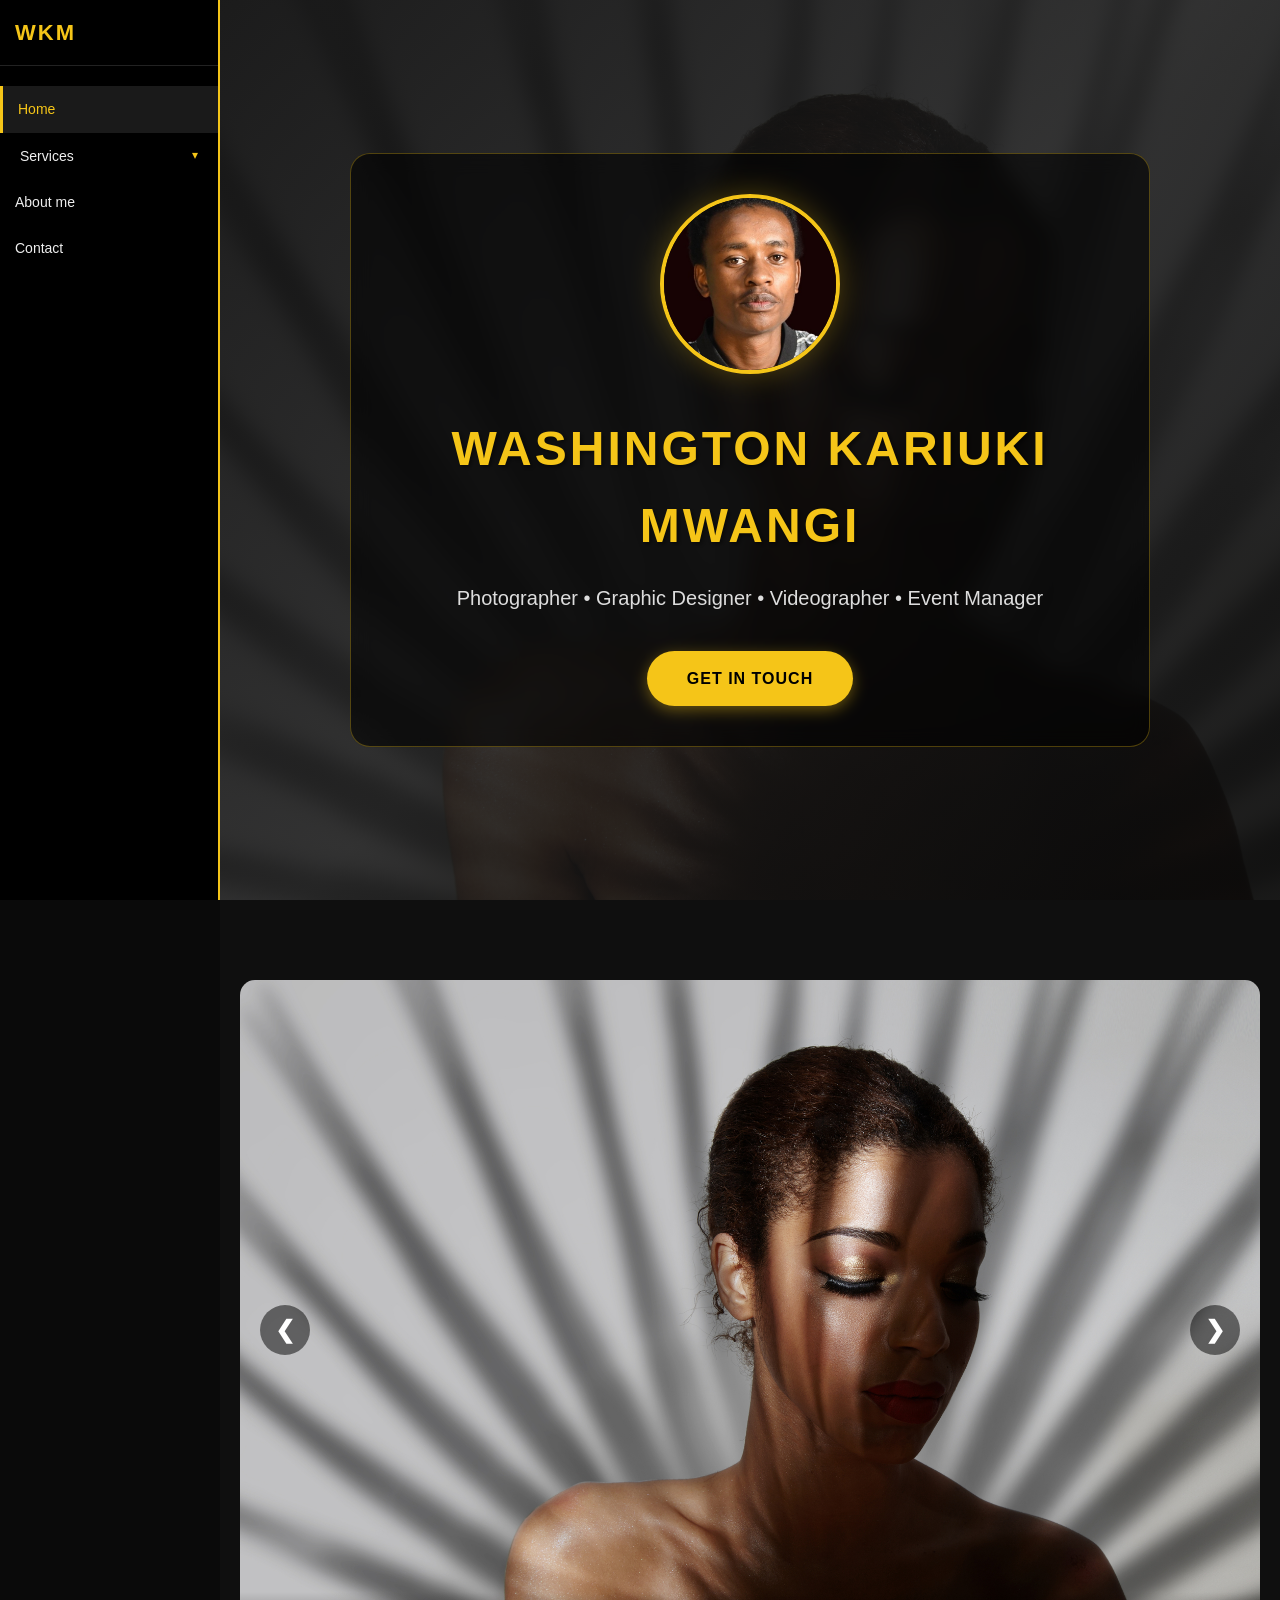
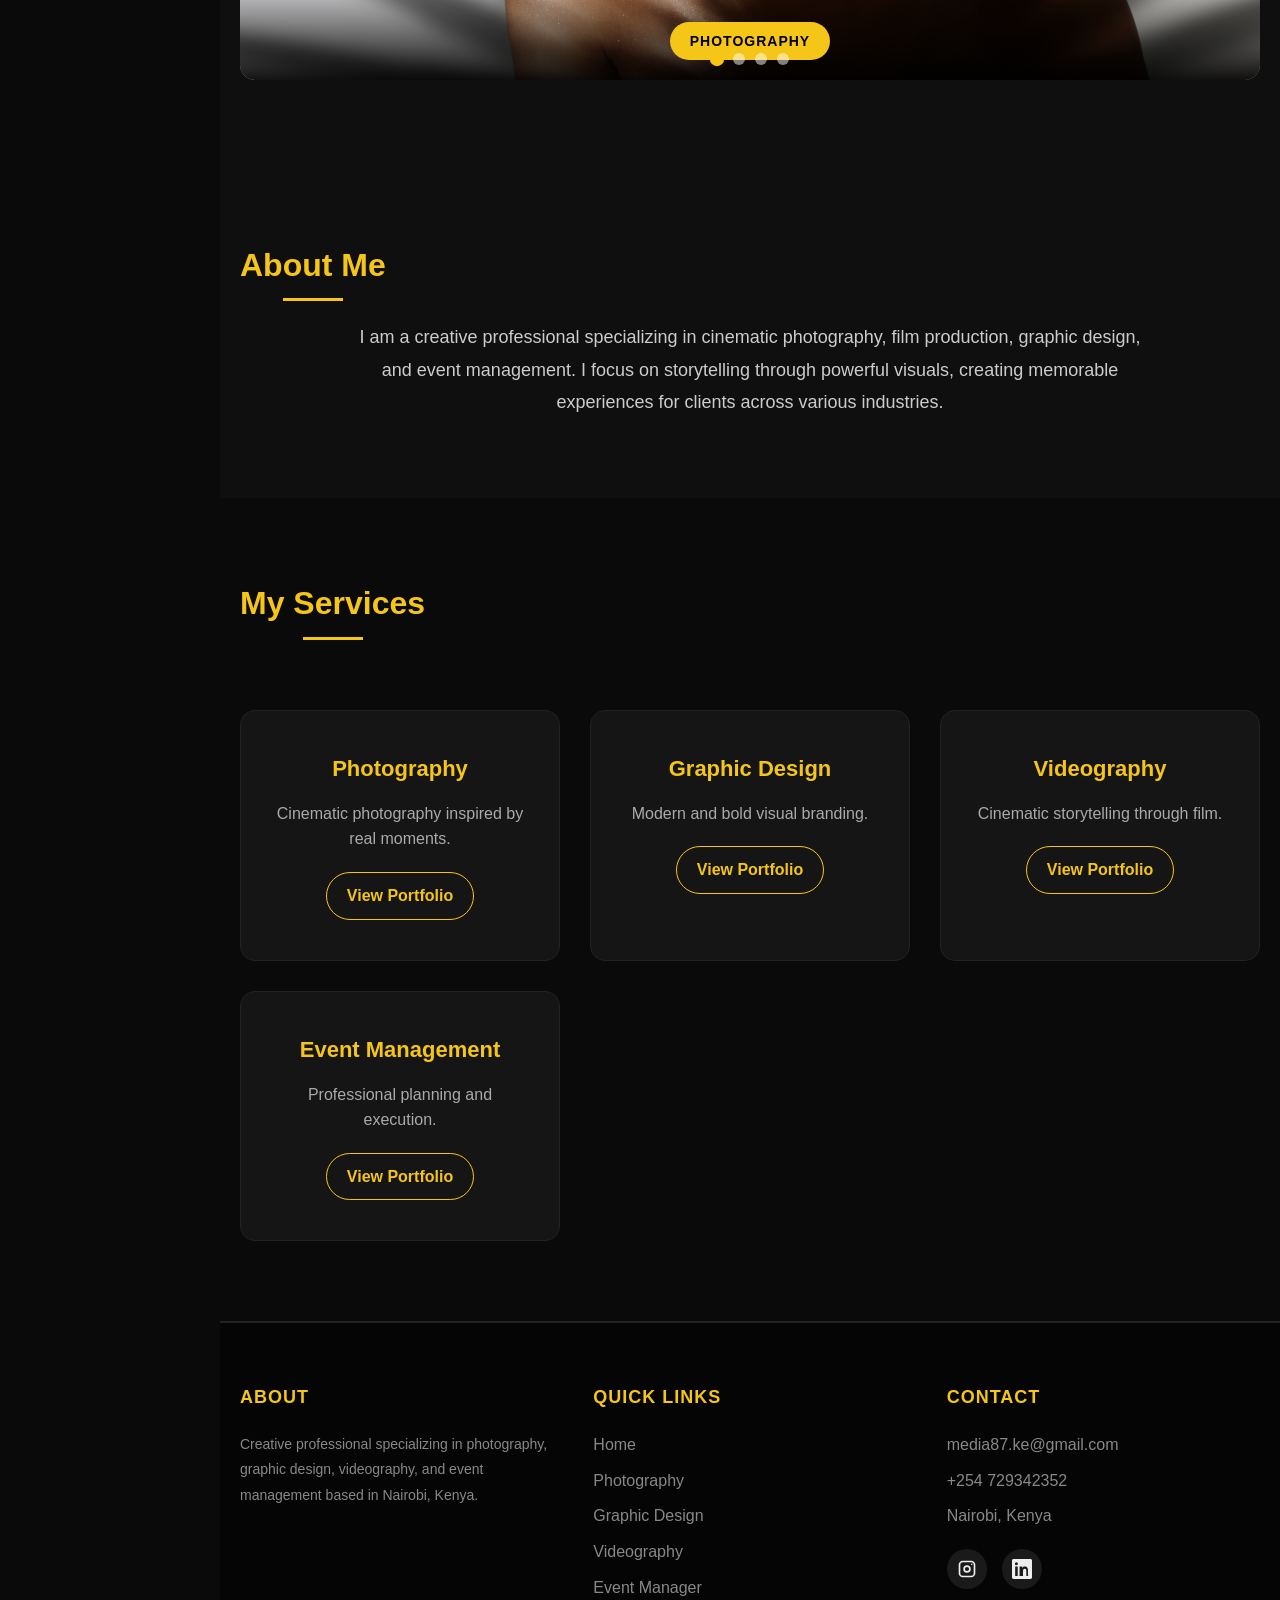
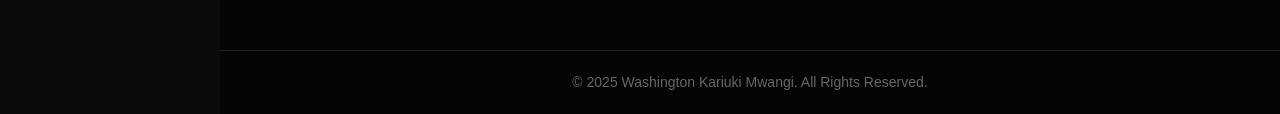
<file: index.html>
<!DOCTYPE html>
<html lang="en">
<head>
    <meta charset="UTF-8">
    <meta name="viewport" content="width=device-width, initial-scale=1.0">
    <title>Washington Kariuki Mwangi | Portfolio</title>
    <link rel="stylesheet" href="STYLE.CSS">
</head>
<body class="home-page">
    <!-- Background Overlay -->
    <div class="page-background"></div>

    <!-- Sidebar Navigation -->
    <nav class="sidebar-nav">
        <div class="sidebar-header">
            <a href="index.html" class="sidebar-logo">WKM</a>
            <button class="close-sidebar">&times;</button>
        </div>
        <ul class="sidebar-menu">
            <li><a href="index.html" class="active">Home</a></li>
            <li class="dropdown">
                <a href="#" class="dropdown-toggle">Services <span class="arrow">&#9662;</span></a>
                <ul class="dropdown-menu">
                    <li><a href="photography.html">Photography</a></li>
                    <li><a href="graphic-designer.html">Graphic Design</a></li>
                    <li><a href="videography.html">Videography</a></li>
                    <li><a href="event-manager.html">Event Management</a></li>
                </ul>
            </li>
            <li><a href="#about">About me</a></li>
            <li><a href="#contact">Contact</a></li>
        </ul>
    </nav>

    <!-- Mobile Menu Toggle -->
    <button class="menu-toggle">
        <span></span>
        <span></span>
        <span></span>
    </button>

    <!-- Overlay for sidebar -->
    <div class="sidebar-overlay"></div>

    <!-- Main Content -->
    <main class="main-content">

    <!-- Hero Section with Full Screen Background -->
    <header class="hero">
        <div class="hero-overlay"></div>
        <div class="hero-content">
            <div class="profile-image">
                <img src="images/profile.jpg" alt="Washington Kariuki Mwangi">
            </div>
            <h1>WASHINGTON KARIUKI MWANGI</h1>
            <p class="tagline">Photographer • Graphic Designer • Videographer • Event Manager</p>
            <a href="#contact" class="btn-primary">Get In Touch</a>
        </div>
    </header>

    <!-- My Work - Full Page Slideshow -->
    <section class="featured-work" id="work">
        <div class="container">
            <div class="slideshow-container">
                <div class="slide active">
                    <img src="images/portrait-session.jpg" alt="Portrait Session">
                    <div class="slide-content">
                        <span>Photography</span>
                    </div>
                </div>
                <div class="slide">
                    <img src="images/logo.jpg" alt="Logo Design">
                    <div class="slide-content">
                        <span>Graphic Design</span>
                    </div>
                </div>
                <div class="slide">
                    <img src="images/Event.jpg" alt="Corporate Event">
                    <div class="slide-content">
                        <span>Event Management</span>
                    </div>
                </div>
                
                <!-- Navigation Arrows -->
                <a class="prev" onclick="changeSlide(-1)">&#10094;</a>
                <a class="next" onclick="changeSlide(1)">&#10095;</a>
                
                <!-- Dots -->
                <div class="dots-container">
                    <span class="dot active" onclick="currentSlide(1)"></span>
                    <span class="dot" onclick="currentSlide(2)"></span>
                    <span class="dot" onclick="currentSlide(3)"></span>
                    <span class="dot" onclick="currentSlide(4)"></span>
                </div>
            </div>
        </div>
    </section>

    <!-- About Section -->
    <section class="about" id="about">
        <div class="container">
            <h2>About Me</h2>
            <p>
                I am a creative professional specializing in cinematic photography, 
                film production, graphic design, and event management. 
                I focus on storytelling through powerful visuals, creating memorable 
                experiences for clients across various industries.
            </p>
        </div>
    </section>

    <!-- Services Overview -->
    <section class="services-overview">
        <div class="container">
            <h2>My Services</h2>
            <div class="services-grid">
                <div class="service-card">
                    <h3>Photography</h3>
                    <p>Cinematic photography inspired by real moments.</p>
                    <a href="photography.html" class="btn-link">View Portfolio</a>
                </div>
                <div class="service-card">
                    <h3>Graphic Design</h3>
                    <p>Modern and bold visual branding.</p>
                    <a href="graphic-designer.html" class="btn-link">View Portfolio</a>
                </div>
                <div class="service-card">
                    <h3>Videography</h3>
                    <p>Cinematic storytelling through film.</p>
                    <a href="videography.html" class="btn-link">View Portfolio</a>
                </div>
                <div class="service-card">
                    <h3>Event Management</h3>
                    <p>Professional planning and execution.</p>
                    <a href="event-manager.html" class="btn-link">View Portfolio</a>
                </div>
            </div>
        </div>
    </section>

    <!-- Footer -->
    <footer class="main-footer" id="contact">
        <div class="footer-container">
            <div class="footer-column">
                <h3>About</h3>
                <p>Creative professional specializing in photography, graphic design, videography, and event management based in Nairobi, Kenya.</p>
            </div>
            <div class="footer-column">
                <h3>Quick Links</h3>
                <ul>
                    <li><a href="index.html">Home</a></li>
                    <li><a href="photography.html">Photography</a></li>
                    <li><a href="graphic-designer.html">Graphic Design</a></li>
                    <li><a href="videography.html">Videography</a></li>
                    <li><a href="event-manager.html">Event Manager</a></li>
                </ul>
            </div>
            <div class="footer-column">
                <h3>Contact</h3>
                <ul class="contact-list">
                    <li><a href="mailto:media87.ke@gmail.com">media87.ke@gmail.com</a></li>
                    <li><a href="tel:+254729342352">+254 729342352</a></li>
                    <li>Nairobi, Kenya</li>
                </ul>
                <div class="social-links">
                    <a href="https://instagram.com/rayking_pot" target="_blank" rel="noopener noreferrer" aria-label="Instagram">
                        <svg xmlns="http://www.w3.org/2000/svg" width="20" height="20" viewBox="0 0 24 24" fill="currentColor"><path d="M7 2h10a5 5 0 0 1 5 5v10a5 5 0 0 1-5 5H7a5 5 0 0 1-5-5V7a5 5 0 0 1 5-5zm0 2a3 3 0 0 0-3 3v10a3 3 0 0 0 3 3h10a3 3 0 0 0 3-3V7a3 3 0 0 0-3-3H7z"/><path d="M12 7.5A4.5 4.5 0 1 1 7.5 12 4.505 4.505 0 0 1 12 7.5zm0 2A2.5 2.5 0 1 0 14.5 12 2.503 2.503 0 0 0 12 9.5z"/><circle cx="17.7" cy="6.3" r="0.9"/></svg>
                    </a>
                    <a href="https://linkedin.com/in/washington-kariuki" target="_blank" rel="noopener noreferrer" aria-label="LinkedIn">
                        <svg xmlns="http://www.w3.org/2000/svg" width="20" height="20" viewBox="0 0 24 24" fill="currentColor"><path d="M20.447 20.452H17.2v-5.569c0-1.328-.026-3.036-1.85-3.036-1.85 0-2.133 1.446-2.133 2.94v5.665H9.066V9h3.105v1.561h.045c.433-.822 1.49-1.692 3.067-1.692 3.277 0 3.88 2.158 3.88 4.965v6.158zM5.337 7.433a1.802 1.802 0 1 1 .001-3.603 1.802 1.802 0 0 1-.001 3.603zM6.861 20.452H3.812V9h3.049v11.452zM22.225 0H1.771C.792 0 0 .774 0 1.729v20.542C0 23.226.792 24 1.771 24h20.451C23.2 24 24 23.226 24 22.271V1.729C24 .774 23.2 0 22.225 0z"/></svg>
                    </a>
                </div>
            </div>
        </div>
        <div class="footer-bottom">
            <p>&copy; 2025 Washington Kariuki Mwangi. All Rights Reserved.</p>
        </div>
    </footer>

    </main>

    <!-- JavaScript for sidebar -->
    <script>
        document.addEventListener('DOMContentLoaded', function() {
            const menuToggle = document.querySelector('.menu-toggle');
            const sidebar = document.querySelector('.sidebar-nav');
            const overlay = document.querySelector('.sidebar-overlay');
            const closeBtn = document.querySelector('.close-sidebar');
            const dropdownToggle = document.querySelector('.dropdown-toggle');
            const dropdown = document.querySelector('.dropdown');

            // Function to check if mobile
            function isMobile() {
                return window.innerWidth <= 768;
            }

            // Open sidebar (mobile only)
            menuToggle.addEventListener('click', function() {
                if (isMobile()) {
                    sidebar.classList.add('active');
                    overlay.classList.add('active');
                    document.body.style.overflow = 'hidden';
                }
            });

            // Close sidebar
            function closeSidebar() {
                sidebar.classList.remove('active');
                overlay.classList.remove('active');
                document.body.style.overflow = '';
            }

            closeBtn.addEventListener('click', closeSidebar);
            overlay.addEventListener('click', closeSidebar);

            // Toggle dropdown
            dropdownToggle.addEventListener('click', function(e) {
                e.preventDefault();
                dropdown.classList.toggle('open');
            });

            // Close sidebar when clicking a link (except dropdown toggle)
            sidebar.querySelectorAll('a:not(.dropdown-toggle)').forEach(function(link) {
                link.addEventListener('click', closeSidebar);
            });
        });
    </script>

    <!-- Slideshow JavaScript -->
    <script>
        let slideIndex = 1;
        let slideInterval;
        
        showSlides(slideIndex);
        
        // Auto advance slides every 5 seconds
        slideInterval = setInterval(function() {
            changeSlide(1);
        }, 5000);
        
        function changeSlide(n) {
            showSlides(slideIndex += n);
            resetInterval();
        }
        
        function currentSlide(n) {
            showSlides(slideIndex = n);
            resetInterval();
        }
        
        function showSlides(n) {
            let i;
            let slides = document.getElementsByClassName('slide');
            let dots = document.getElementsByClassName('dot');
            
            if (n > slides.length) { slideIndex = 1 }
            if (n < 1) { slideIndex = slides.length }
            
            for (i = 0; i < slides.length; i++) {
                slides[i].style.display = 'none';
                slides[i].classList.remove('active');
            }
            for (i = 0; i < dots.length; i++) {
                dots[i].classList.remove('active');
            }
            
            slides[slideIndex - 1].style.display = 'block';
            setTimeout(function() {
                slides[slideIndex - 1].classList.add('active');
            }, 10);
            dots[slideIndex - 1].classList.add('active');
        }
        
        function resetInterval() {
            clearInterval(slideInterval);
            slideInterval = setInterval(function() {
                changeSlide(1);
            }, 5000);
        }
    </script>

</body>
</html>
</file>
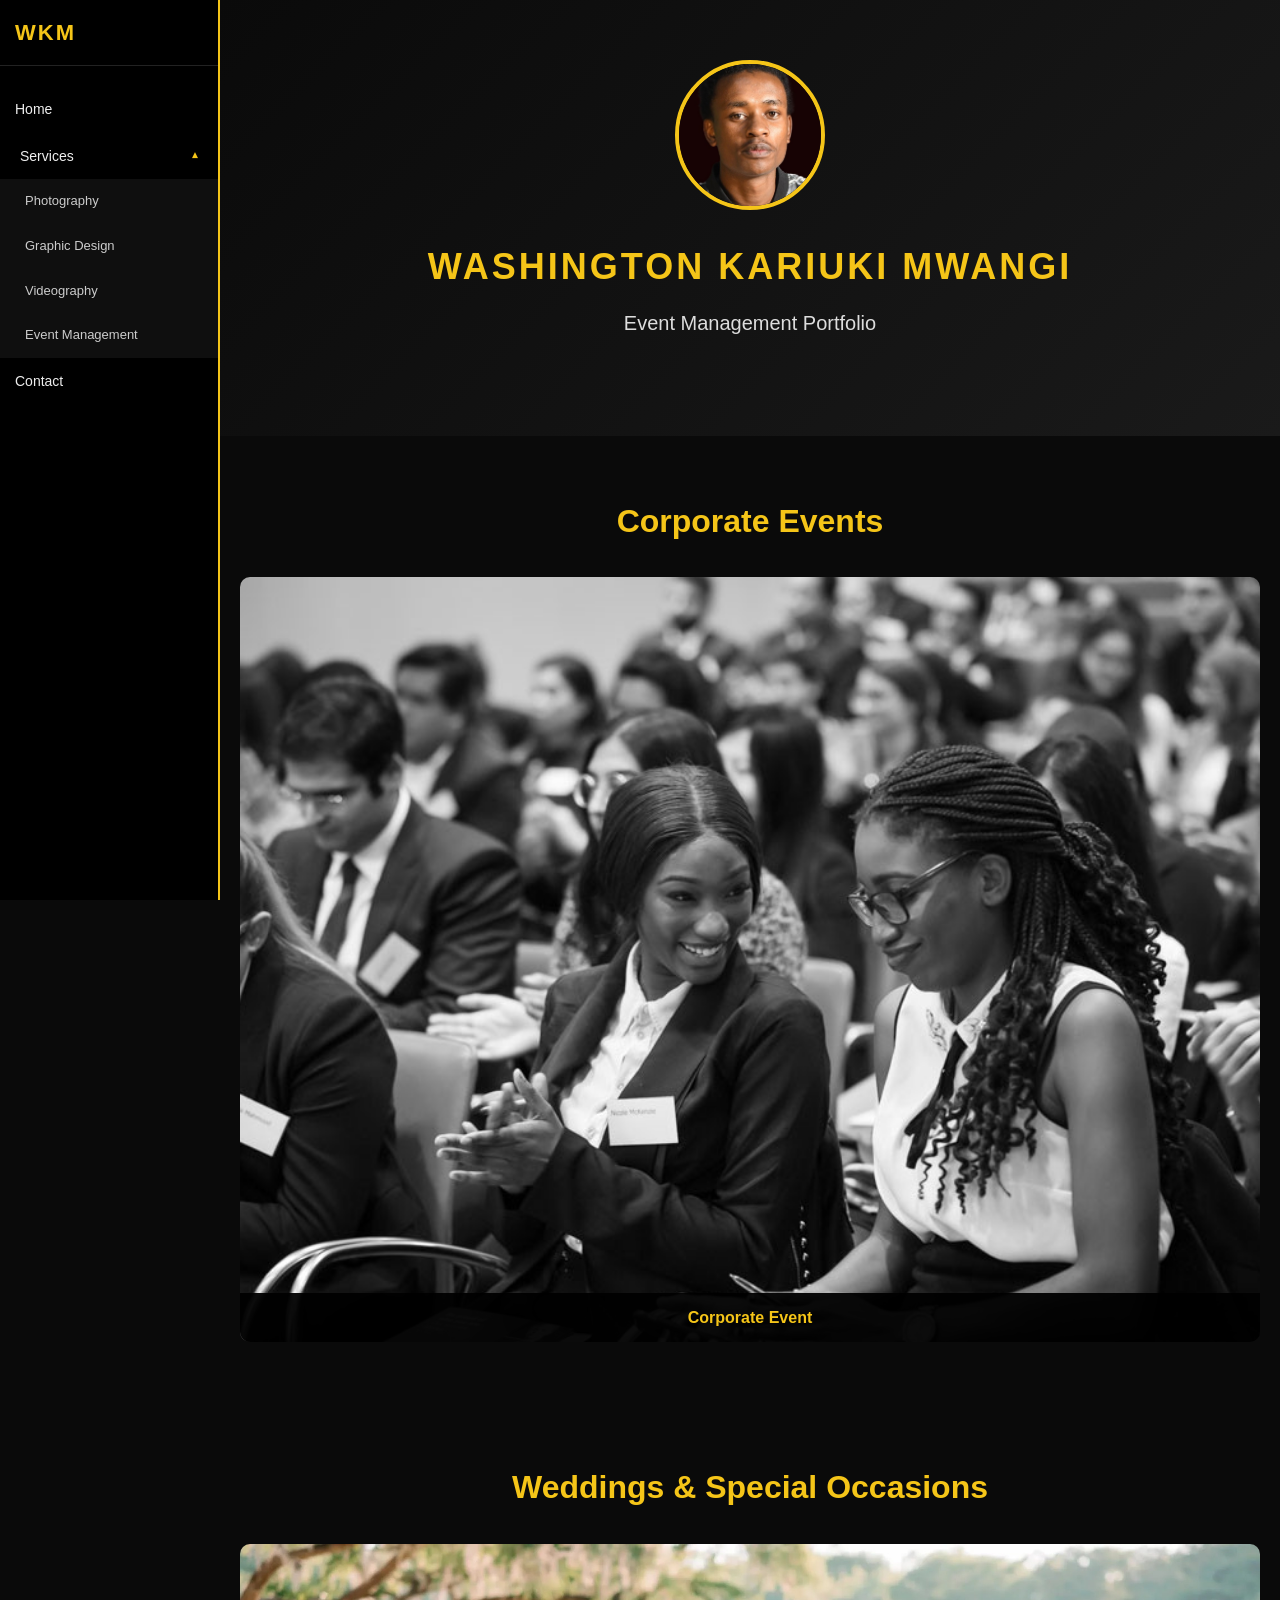
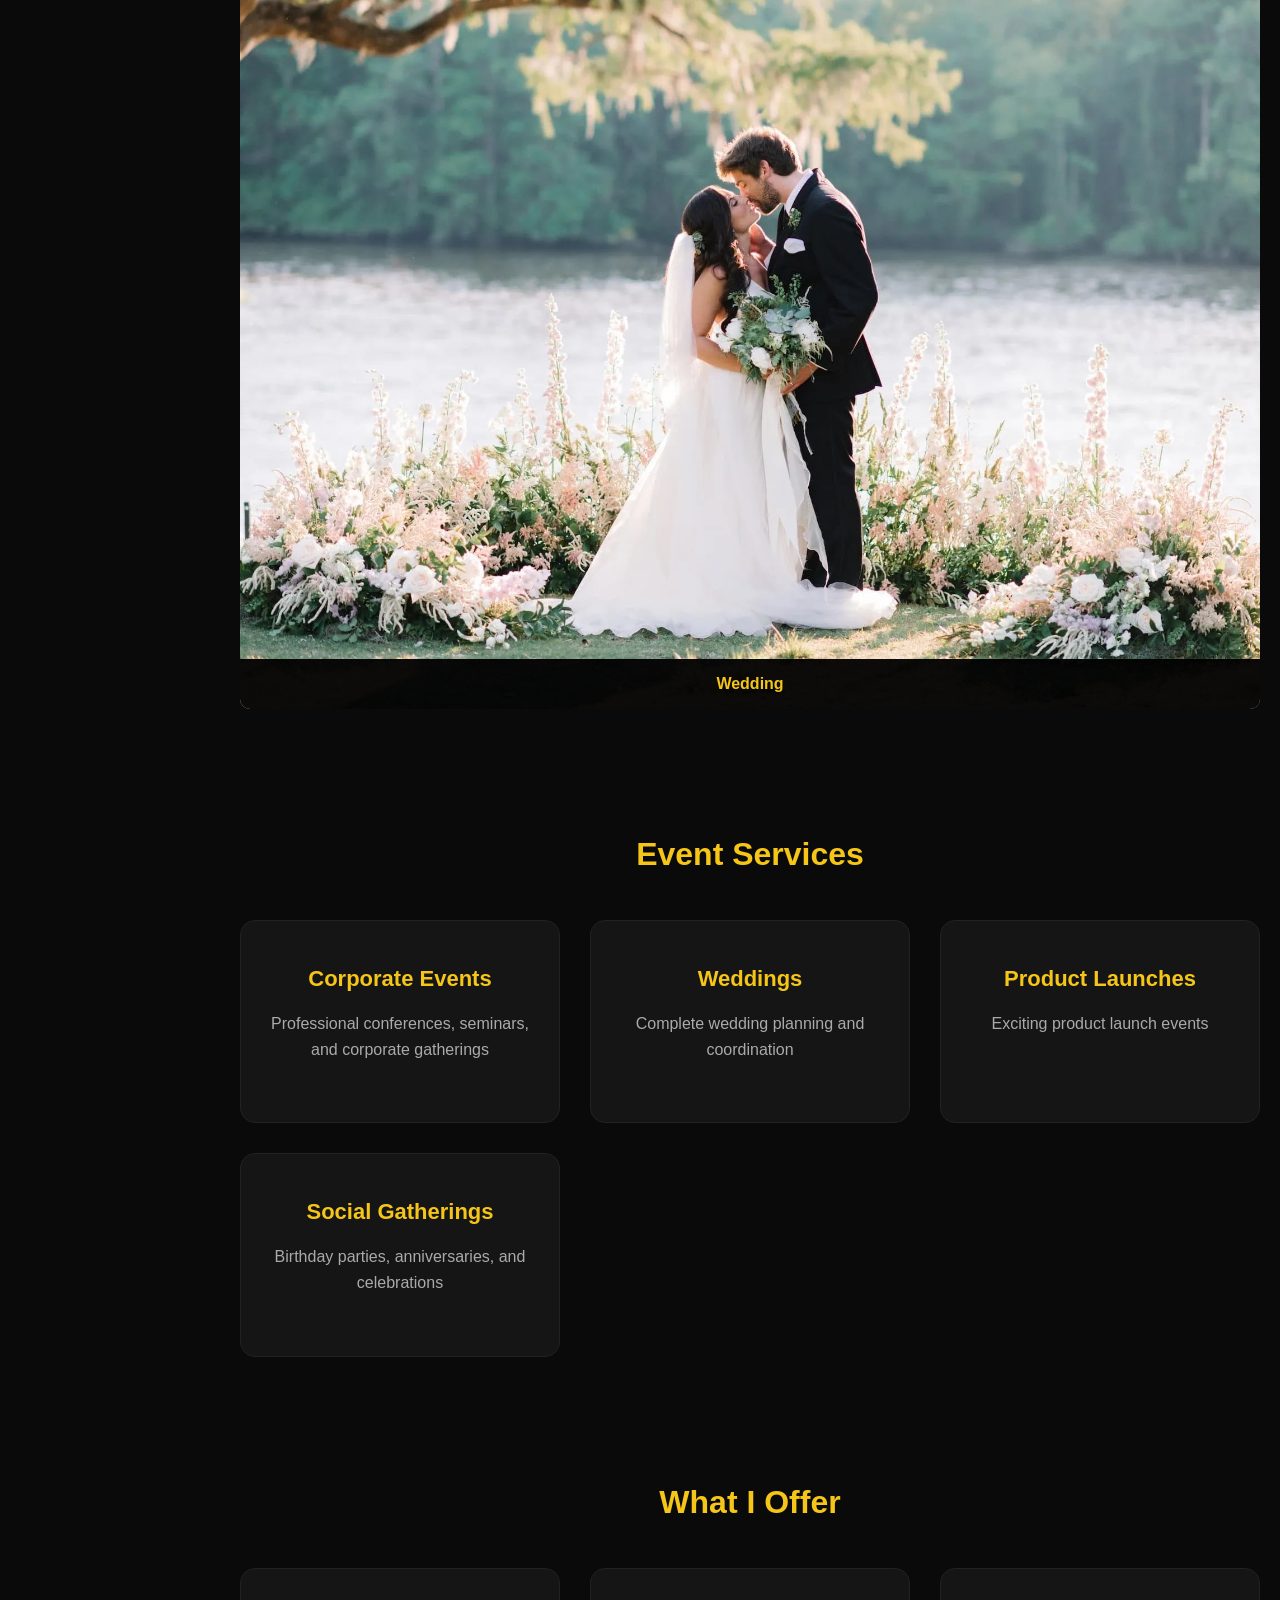
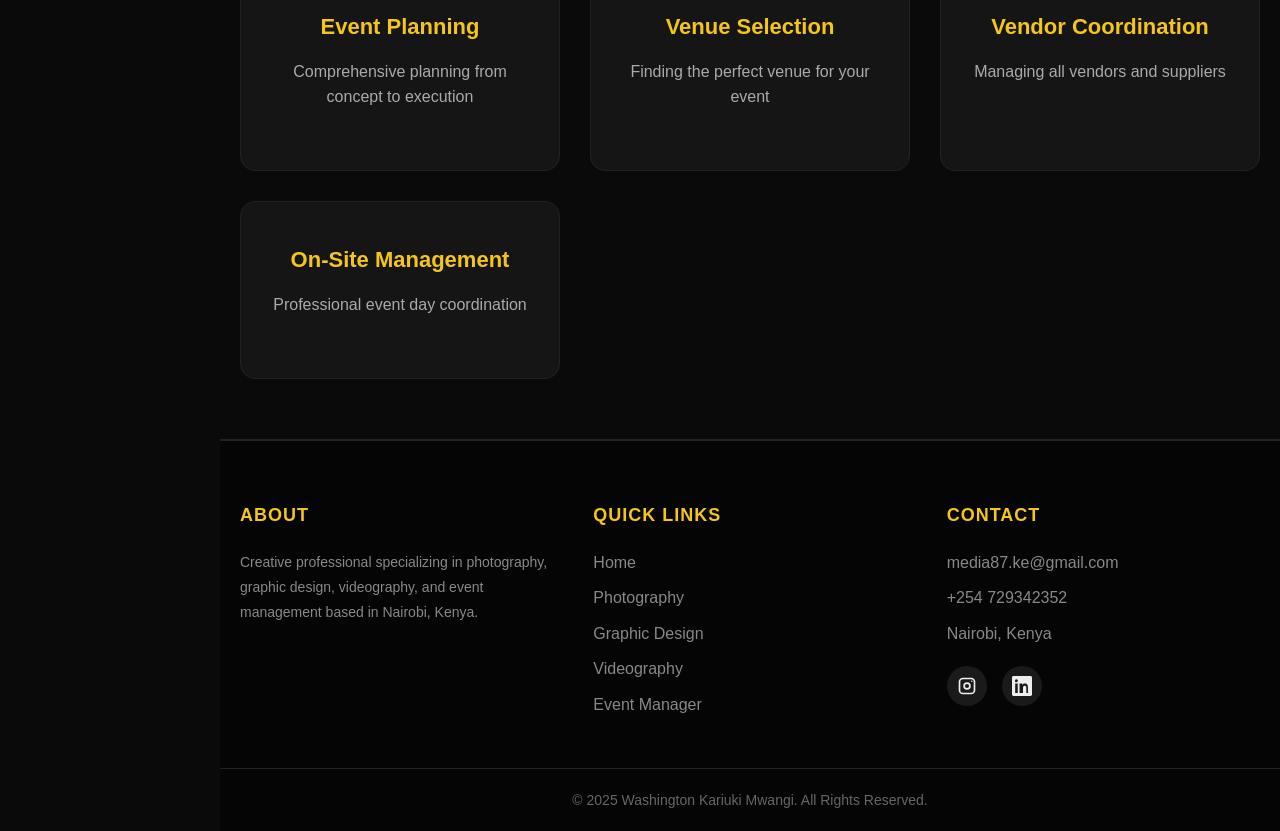
<file: event-manager.html>
<!DOCTYPE html>
<html lang="en">
<head>
    <meta charset="UTF-8">
    <meta name="viewport" content="width=device-width, initial-scale=1.0">
    <title>Event Management | Washington Kariuki Mwangi</title>
    <link rel="stylesheet" href="STYLE.CSS">
</head>
<body class="event-manager-page">
    <!-- Background Overlay -->
    <div class="page-background"></div>

    <!-- Sidebar Navigation -->
    <nav class="sidebar-nav">
        <div class="sidebar-header">
            <a href="index.html" class="sidebar-logo">WKM</a>
            <button class="close-sidebar">&times;</button>
        </div>
        <ul class="sidebar-menu">
            <li><a href="index.html">Home</a></li>
            <li class="dropdown open">
                <a href="#" class="dropdown-toggle">Services <span class="arrow">&#9662;</span></a>
                <ul class="dropdown-menu">
                    <li><a href="photography.html">Photography</a></li>
                    <li><a href="graphic-designer.html">Graphic Design</a></li>
                    <li><a href="videography.html">Videography</a></li>
                    <li><a href="event-manager.html">Event Management</a></li>
                </ul>
            </li>
            <li><a href="#contact">Contact</a></li>
        </ul>
    </nav>

    <!-- Mobile Menu Toggle -->
    <button class="menu-toggle">
        <span></span>
        <span></span>
        <span></span>
    </button>

    <!-- Overlay for sidebar -->
    <div class="sidebar-overlay"></div>

    <!-- Main Content -->
    <main class="main-content">

    <!-- Page Header with Profile -->
    <header class="page-header">
        <div class="container">
            <div class="profile-image">
                <img src="images/profile.jpg" alt="Washington Kariuki Mwangi">
            </div>
            <h1>WASHINGTON KARIUKI MWANGI</h1>
            <p class="tagline">Event Management Portfolio</p>
        </div>
    </header>

    <!-- Event Management Content -->
    <section class="portfolio-section">
        <div class="container">
            <h2>Corporate Events</h2>
            <div class="gallery">
                <div class="gallery-item">
                    <img src="images/Event.jpg" alt="Corporate Event">
                    <span>Corporate Event</span>
                </div>
            </div>
        </div>
    </section>

    <section class="portfolio-section">
        <div class="container">
            <h2>Weddings & Special Occasions</h2>
            <div class="gallery">
                <div class="gallery-item">
                    <img src="images/wedding.jpg" alt="Wedding Event">
                    <span>Wedding</span>
                </div>
            </div>
        </div>
    </section>

    <section class="portfolio-section">
        <div class="container">
            <h2>Event Services</h2>
            <div class="services-grid">
                <div class="service-card">
                    <h3>Corporate Events</h3>
                    <p>Professional conferences, seminars, and corporate gatherings</p>
                </div>
                <div class="service-card">
                    <h3>Weddings</h3>
                    <p>Complete wedding planning and coordination</p>
                </div>
                <div class="service-card">
                    <h3>Product Launches</h3>
                    <p>Exciting product launch events</p>
                </div>
                <div class="service-card">
                    <h3>Social Gatherings</h3>
                    <p>Birthday parties, anniversaries, and celebrations</p>
                </div>
            </div>
        </div>
    </section>

    <section class="portfolio-section">
        <div class="container">
            <h2>What I Offer</h2>
            <div class="services-grid">
                <div class="service-card">
                    <h3>Event Planning</h3>
                    <p>Comprehensive planning from concept to execution</p>
                </div>
                <div class="service-card">
                    <h3>Venue Selection</h3>
                    <p>Finding the perfect venue for your event</p>
                </div>
                <div class="service-card">
                    <h3>Vendor Coordination</h3>
                    <p>Managing all vendors and suppliers</p>
                </div>
                <div class="service-card">
                    <h3>On-Site Management</h3>
                    <p>Professional event day coordination</p>
                </div>
            </div>
        </div>
    </section>

    <!-- Footer -->
    <footer class="main-footer" id="contact">
        <div class="footer-container">
            <div class="footer-column">
                <h3>About</h3>
                <p>Creative professional specializing in photography, graphic design, videography, and event management based in Nairobi, Kenya.</p>
            </div>
            <div class="footer-column">
                <h3>Quick Links</h3>
                <ul>
                    <li><a href="index.html">Home</a></li>
                    <li><a href="photography.html">Photography</a></li>
                    <li><a href="graphic-designer.html">Graphic Design</a></li>
                    <li><a href="videography.html">Videography</a></li>
                    <li><a href="event-manager.html">Event Manager</a></li>
                </ul>
            </div>
            <div class="footer-column">
                <h3>Contact</h3>
                <ul class="contact-list">
                    <li><a href="mailto:media87.ke@gmail.com">media87.ke@gmail.com</a></li>
                    <li><a href="tel:+254729342352">+254 729342352</a></li>
                    <li>Nairobi, Kenya</li>
                </ul>
                <div class="social-links">
                    <a href="https://instagram.com/rayking_pot" target="_blank" rel="noopener noreferrer" aria-label="Instagram">
                        <svg xmlns="http://www.w3.org/2000/svg" width="20" height="20" viewBox="0 0 24 24" fill="currentColor"><path d="M7 2h10a5 5 0 0 1 5 5v10a5 5 0 0 1-5 5H7a5 5 0 0 1-5-5V7a5 5 0 0 1 5-5zm0 2a3 3 0 0 0-3 3v10a3 3 0 0 0 3 3h10a3 3 0 0 0 3-3V7a3 3 0 0 0-3-3H7z"/><path d="M12 7.5A4.5 4.5 0 1 1 7.5 12 4.505 4.505 0 0 1 12 7.5zm0 2A2.5 2.5 0 1 0 14.5 12 2.503 2.503 0 0 0 12 9.5z"/><circle cx="17.7" cy="6.3" r="0.9"/></svg>
                    </a>
                    <a href="https://linkedin.com/in/washington-kariuki" target="_blank" rel="noopener noreferrer" aria-label="LinkedIn">
                        <svg xmlns="http://www.w3.org/2000/svg" width="20" height="20" viewBox="0 0 24 24" fill="currentColor"><path d="M20.447 20.452H17.2v-5.569c0-1.328-.026-3.036-1.85-3.036-1.85 0-2.133 1.446-2.133 2.94v5.665H9.066V9h3.105v1.561h.045c.433-.822 1.49-1.692 3.067-1.692 3.277 0 3.88 2.158 3.88 4.965v6.158zM5.337 7.433a1.802 1.802 0 1 1 .001-3.603 1.802 1.802 0 0 1-.001 3.603zM6.861 20.452H3.812V9h3.049v11.452zM22.225 0H1.771C.792 0 0 .774 0 1.729v20.542C0 23.226.792 24 1.771 24h20.451C23.2 24 24 23.226 24 22.271V1.729C24 .774 23.2 0 22.225 0z"/></svg>
                    </a>
                </div>
            </div>
        </div>
        <div class="footer-bottom">
            <p>&copy; 2025 Washington Kariuki Mwangi. All Rights Reserved.</p>
        </div>
    </footer>

    </main>

    <!-- JavaScript for sidebar -->
    <script>
        document.addEventListener('DOMContentLoaded', function() {
            const menuToggle = document.querySelector('.menu-toggle');
            const sidebar = document.querySelector('.sidebar-nav');
            const overlay = document.querySelector('.sidebar-overlay');
            const closeBtn = document.querySelector('.close-sidebar');
            const dropdownToggle = document.querySelector('.dropdown-toggle');
            const dropdown = document.querySelector('.dropdown');

            // Function to check if mobile
            function isMobile() {
                return window.innerWidth <= 768;
            }

            // Open sidebar (mobile only)
            menuToggle.addEventListener('click', function() {
                if (isMobile()) {
                    sidebar.classList.add('active');
                    overlay.classList.add('active');
                    document.body.style.overflow = 'hidden';
                }
            });

            // Close sidebar
            function closeSidebar() {
                sidebar.classList.remove('active');
                overlay.classList.remove('active');
                document.body.style.overflow = '';
            }

            closeBtn.addEventListener('click', closeSidebar);
            overlay.addEventListener('click', closeSidebar);

            // Toggle dropdown
            dropdownToggle.addEventListener('click', function(e) {
                e.preventDefault();
                dropdown.classList.toggle('open');
            });

            // Close sidebar when clicking a link (except dropdown toggle)
            sidebar.querySelectorAll('a:not(.dropdown-toggle)').forEach(function(link) {
                link.addEventListener('click', closeSidebar);
            });
        });
    </script>

</body>
</html>
</file>
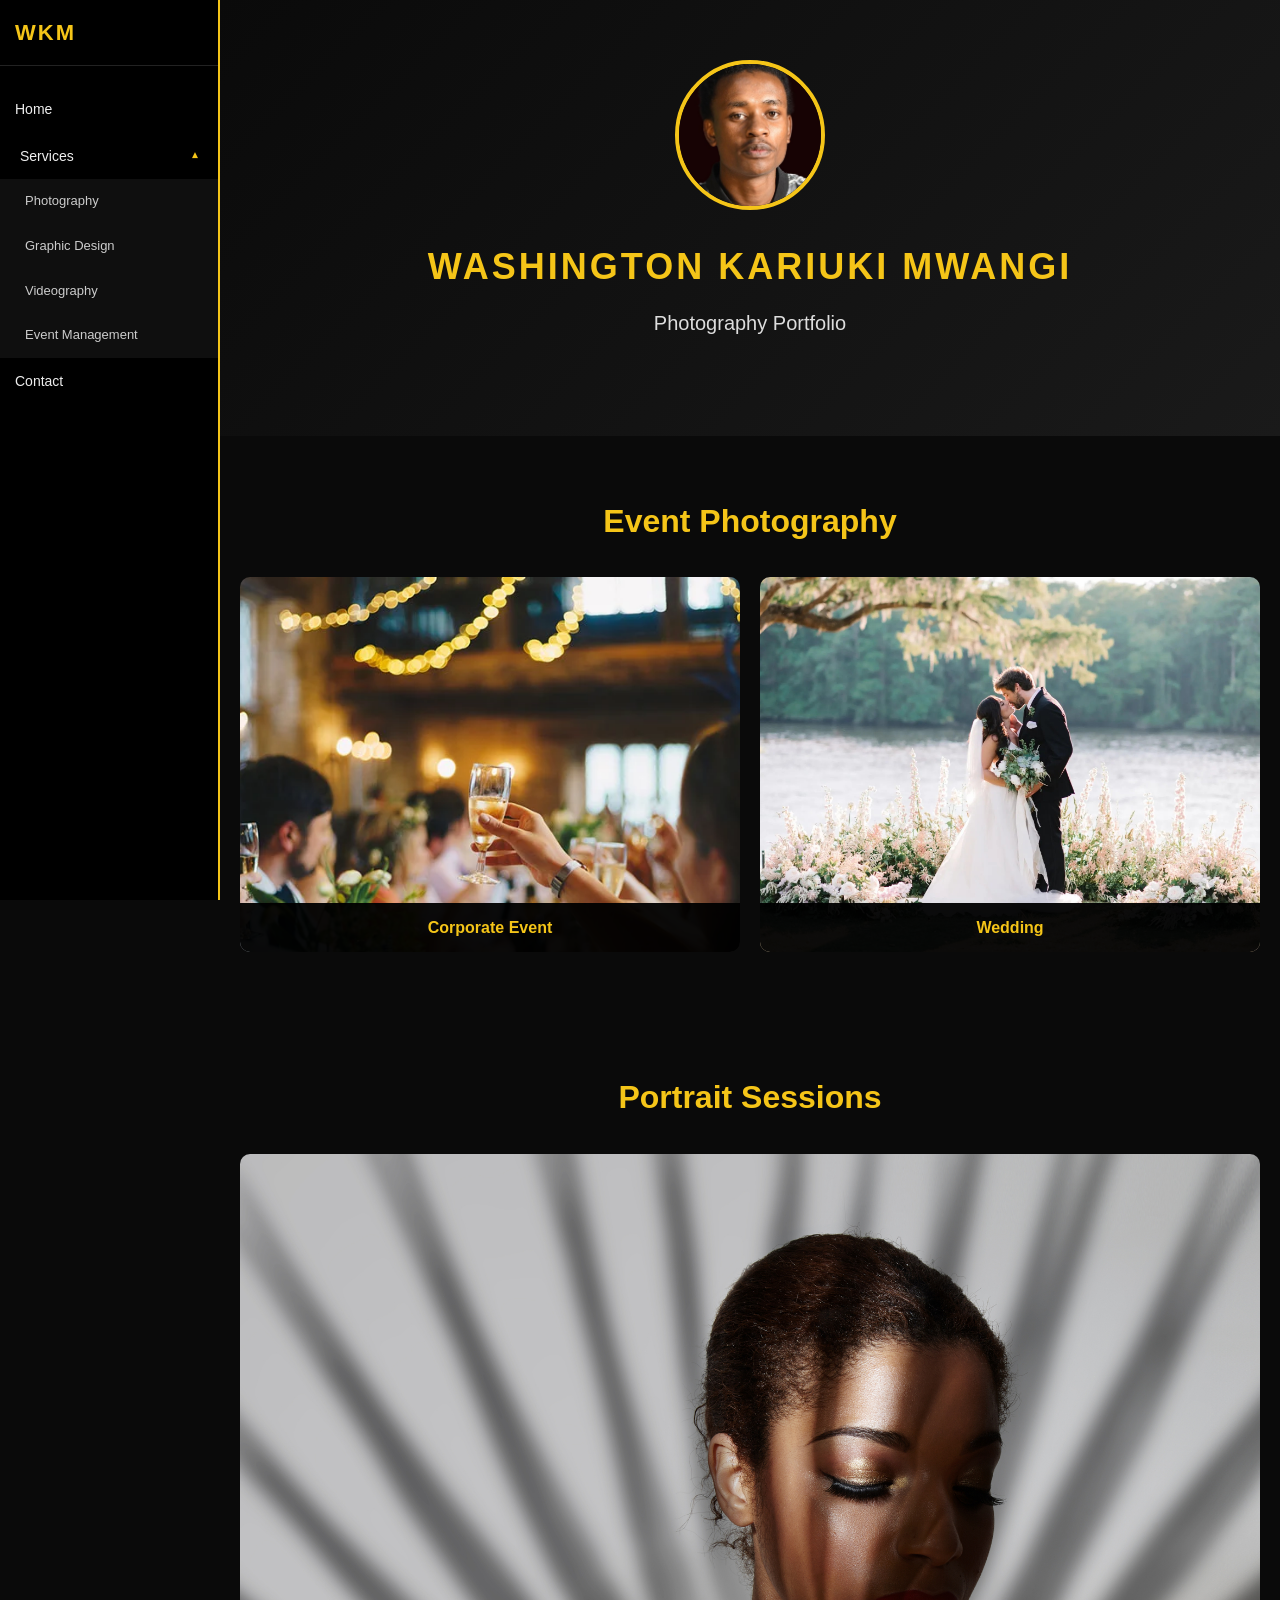
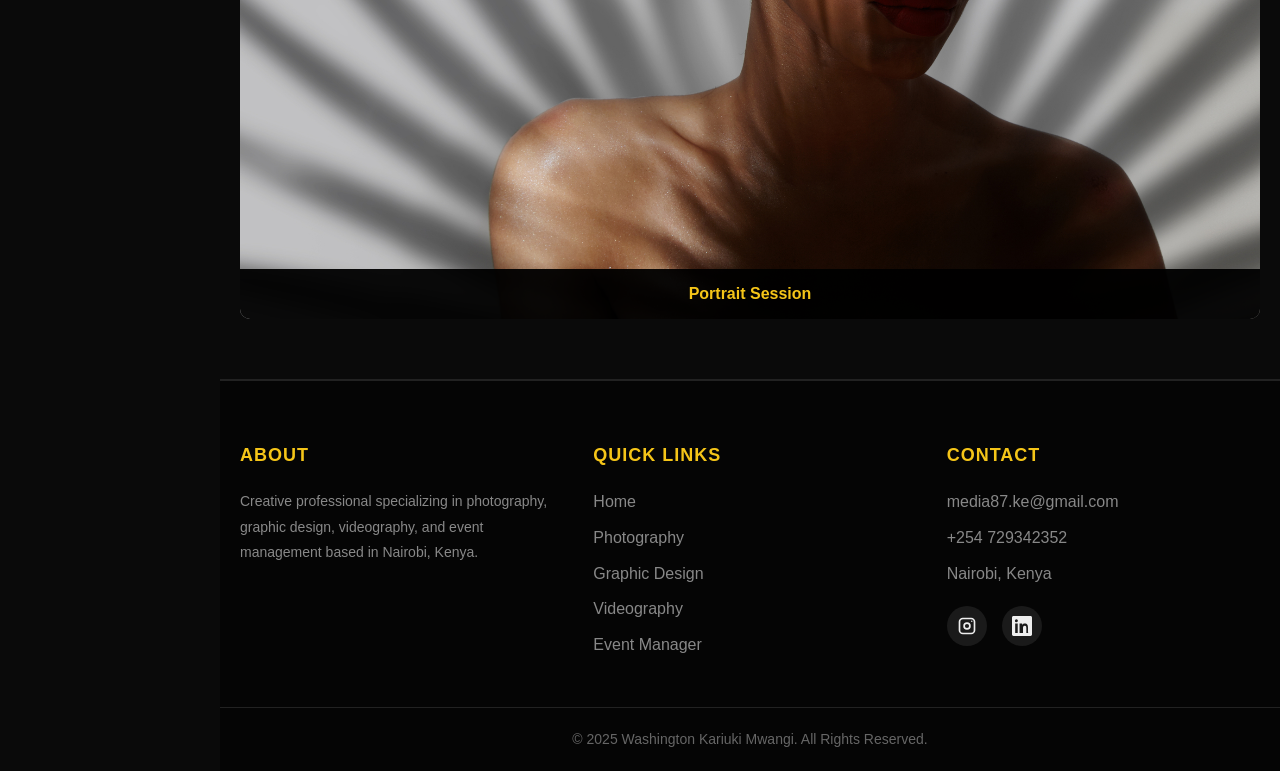
<file: photography.html>
<!DOCTYPE html>
<html lang="en">
<head>
    <meta charset="UTF-8">
    <meta name="viewport" content="width=device-width, initial-scale=1.0">
    <title>Photography | Washington Kariuki Mwangi</title>
    <link rel="stylesheet" href="STYLE.CSS">
</head>
<body class="photography-page">
    <!-- Background Overlay -->
    <div class="page-background"></div>

    <!-- Sidebar Navigation -->
    <nav class="sidebar-nav">
        <div class="sidebar-header">
            <a href="index.html" class="sidebar-logo">WKM</a>
            <button class="close-sidebar">&times;</button>
        </div>
        <ul class="sidebar-menu">
            <li><a href="index.html">Home</a></li>
            <li class="dropdown open">
                <a href="#" class="dropdown-toggle">Services <span class="arrow">&#9662;</span></a>
                <ul class="dropdown-menu">
                    <li><a href="photography.html">Photography</a></li>
                    <li><a href="graphic-designer.html">Graphic Design</a></li>
                    <li><a href="videography.html">Videography</a></li>
                    <li><a href="event-manager.html">Event Management</a></li>
                </ul>
            </li>
            <li><a href="#contact">Contact</a></li>
        </ul>
    </nav>

    <!-- Mobile Menu Toggle -->
    <button class="menu-toggle">
        <span></span>
        <span></span>
        <span></span>
    </button>

    <!-- Overlay for sidebar -->
    <div class="sidebar-overlay"></div>

    <!-- Main Content -->
    <main class="main-content">

    <!-- Page Header with Profile -->
    <header class="page-header">
        <div class="container">
            <div class="profile-image">
                <img src="images/profile.jpg" alt="Washington Kariuki Mwangi">
            </div>
            <h1>WASHINGTON KARIUKI MWANGI</h1>
            <p class="tagline">Photography Portfolio</p>
        </div>
    </header>

    <!-- Photography Content -->
    <section class="portfolio-section">
        <div class="container">
            <h2>Event Photography</h2>
            <div class="gallery">
                <div class="gallery-item">
                    <img src="images/Event-photo.jpg" alt="Event Photography">
                    <span>Corporate Event</span>
                </div>
                <div class="gallery-item">
                    <img src="images/wedding.jpg" alt="Wedding Photography">
                    <span>Wedding</span>
                </div>
            </div>
        </div>
    </section>

    <section class="portfolio-section">
        <div class="container">
            <h2>Portrait Sessions</h2>
            <div class="gallery">
                <div class="gallery-item">
                    <img src="images/portrait-session.jpg" alt="Portrait Session">
                    <span>Portrait Session</span>
                </div>
   
            </div>
        </div>
    </section>

    <!-- Footer -->
    <footer class="main-footer" id="contact">
        <div class="footer-container">
            <div class="footer-column">
                <h3>About</h3>
                <p>Creative professional specializing in photography, graphic design, videography, and event management based in Nairobi, Kenya.</p>
            </div>
            <div class="footer-column">
                <h3>Quick Links</h3>
                <ul>
                    <li><a href="index.html">Home</a></li>
                    <li><a href="photography.html">Photography</a></li>
                    <li><a href="graphic-designer.html">Graphic Design</a></li>
                    <li><a href="videography.html">Videography</a></li>
                    <li><a href="event-manager.html">Event Manager</a></li>
                </ul>
            </div>
            <div class="footer-column">
                <h3>Contact</h3>
                <ul class="contact-list">
                    <li><a href="mailto:media87.ke@gmail.com">media87.ke@gmail.com</a></li>
                    <li><a href="tel:+254729342352">+254 729342352</a></li>
                    <li>Nairobi, Kenya</li>
                </ul>
                <div class="social-links">
                    <a href="https://instagram.com/rayking_pot" target="_blank" rel="noopener noreferrer" aria-label="Instagram">
                        <svg xmlns="http://www.w3.org/2000/svg" width="20" height="20" viewBox="0 0 24 24" fill="currentColor"><path d="M7 2h10a5 5 0 0 1 5 5v10a5 5 0 0 1-5 5H7a5 5 0 0 1-5-5V7a5 5 0 0 1 5-5zm0 2a3 3 0 0 0-3 3v10a3 3 0 0 0 3 3h10a3 3 0 0 0 3-3V7a3 3 0 0 0-3-3H7z"/><path d="M12 7.5A4.5 4.5 0 1 1 7.5 12 4.505 4.505 0 0 1 12 7.5zm0 2A2.5 2.5 0 1 0 14.5 12 2.503 2.503 0 0 0 12 9.5z"/><circle cx="17.7" cy="6.3" r="0.9"/></svg>
                    </a>
                    <a href="https://linkedin.com/in/washington-kariuki" target="_blank" rel="noopener noreferrer" aria-label="LinkedIn">
                        <svg xmlns="http://www.w3.org/2000/svg" width="20" height="20" viewBox="0 0 24 24" fill="currentColor"><path d="M20.447 20.452H17.2v-5.569c0-1.328-.026-3.036-1.85-3.036-1.85 0-2.133 1.446-2.133 2.94v5.665H9.066V9h3.105v1.561h.045c.433-.822 1.49-1.692 3.067-1.692 3.277 0 3.88 2.158 3.88 4.965v6.158zM5.337 7.433a1.802 1.802 0 1 1 .001-3.603 1.802 1.802 0 0 1-.001 3.603zM6.861 20.452H3.812V9h3.049v11.452zM22.225 0H1.771C.792 0 0 .774 0 1.729v20.542C0 23.226.792 24 1.771 24h20.451C23.2 24 24 23.226 24 22.271V1.729C24 .774 23.2 0 22.225 0z"/></svg>
                    </a>
                </div>
            </div>
        </div>
        <div class="footer-bottom">
            <p>&copy; 2025 Washington Kariuki Mwangi. All Rights Reserved.</p>
        </div>
    </footer>

    </main>

    <!-- JavaScript for sidebar -->
    <script>
        document.addEventListener('DOMContentLoaded', function() {
            const menuToggle = document.querySelector('.menu-toggle');
            const sidebar = document.querySelector('.sidebar-nav');
            const overlay = document.querySelector('.sidebar-overlay');
            const closeBtn = document.querySelector('.close-sidebar');
            const dropdownToggle = document.querySelector('.dropdown-toggle');
            const dropdown = document.querySelector('.dropdown');

            // Function to check if mobile
            function isMobile() {
                return window.innerWidth <= 768;
            }

            // Open sidebar (mobile only)
            menuToggle.addEventListener('click', function() {
                if (isMobile()) {
                    sidebar.classList.add('active');
                    overlay.classList.add('active');
                    document.body.style.overflow = 'hidden';
                }
            });

            // Close sidebar
            function closeSidebar() {
                sidebar.classList.remove('active');
                overlay.classList.remove('active');
                document.body.style.overflow = '';
            }

            closeBtn.addEventListener('click', closeSidebar);
            overlay.addEventListener('click', closeSidebar);

            // Toggle dropdown
            dropdownToggle.addEventListener('click', function(e) {
                e.preventDefault();
                dropdown.classList.toggle('open');
            });

            // Close sidebar when clicking a link (except dropdown toggle)
            sidebar.querySelectorAll('a:not(.dropdown-toggle)').forEach(function(link) {
                link.addEventListener('click', closeSidebar);
            });
        });
    </script>

</body>
</html>
</file>
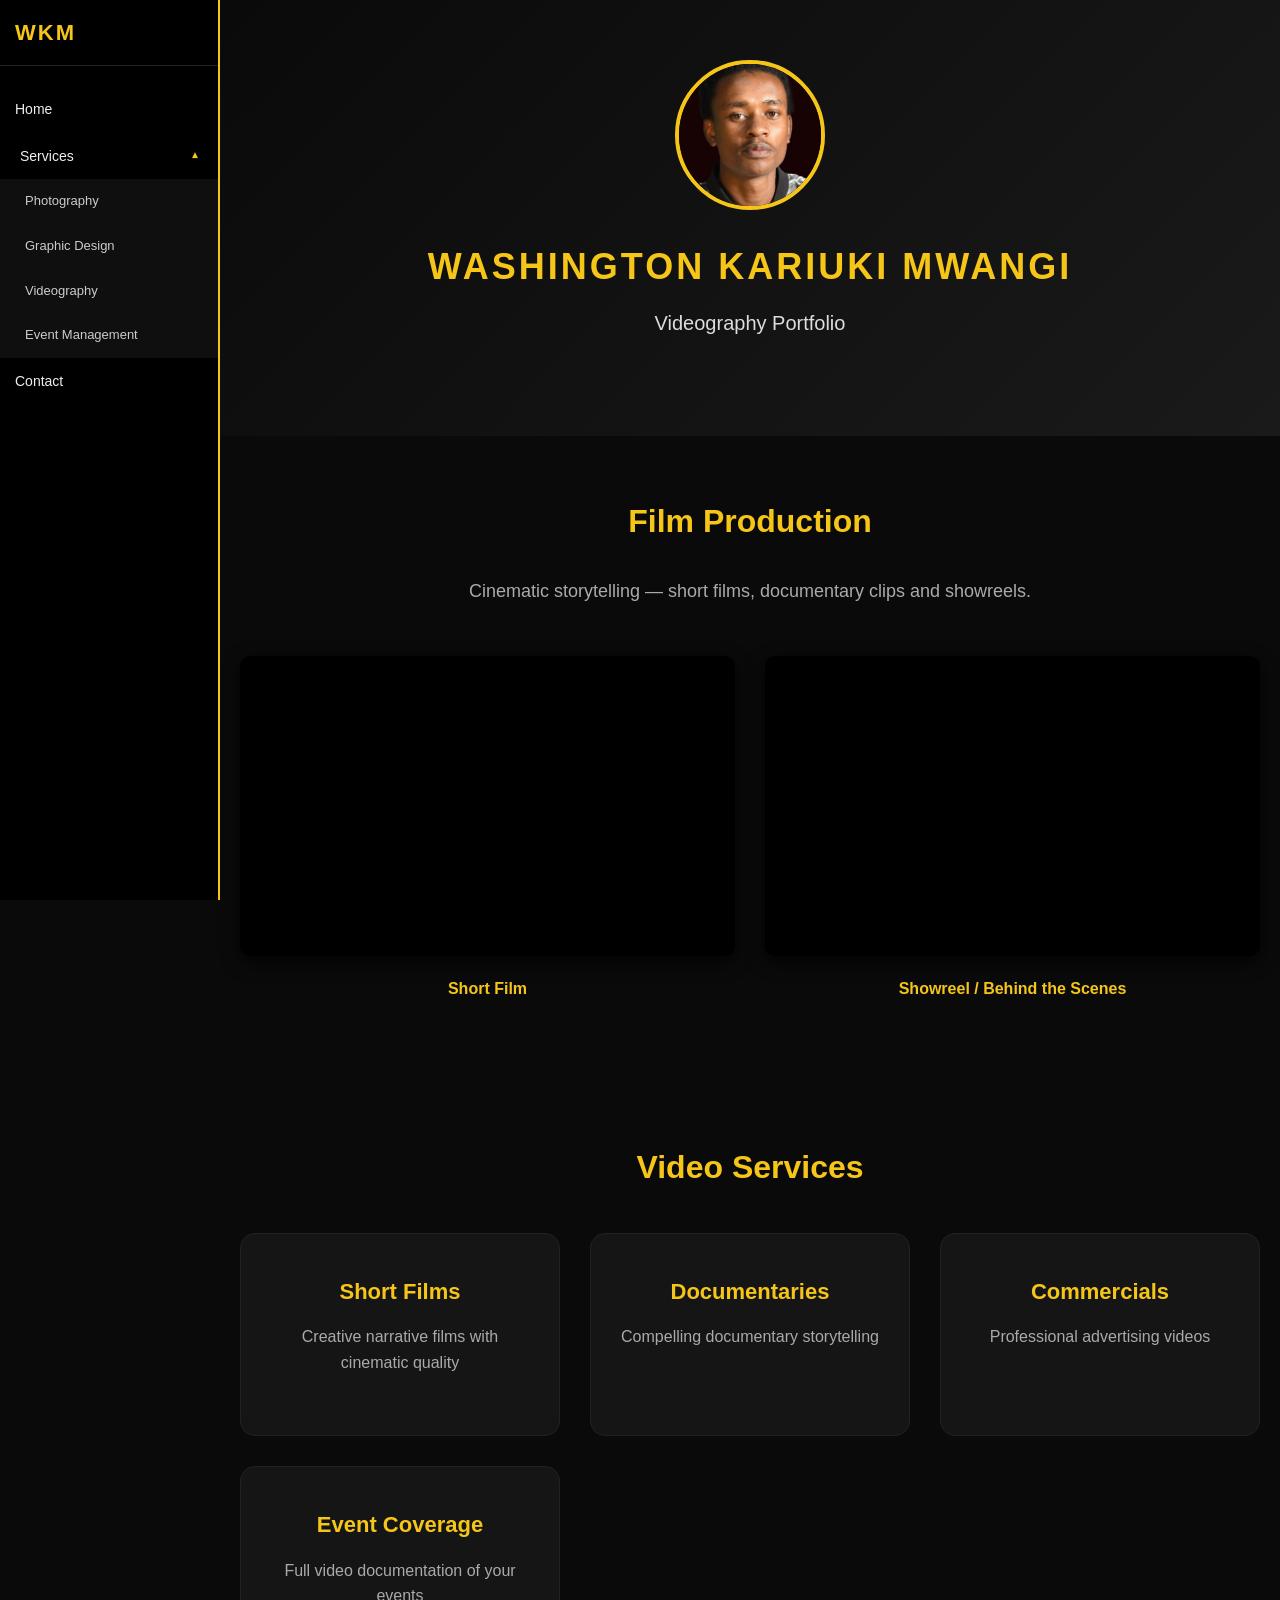
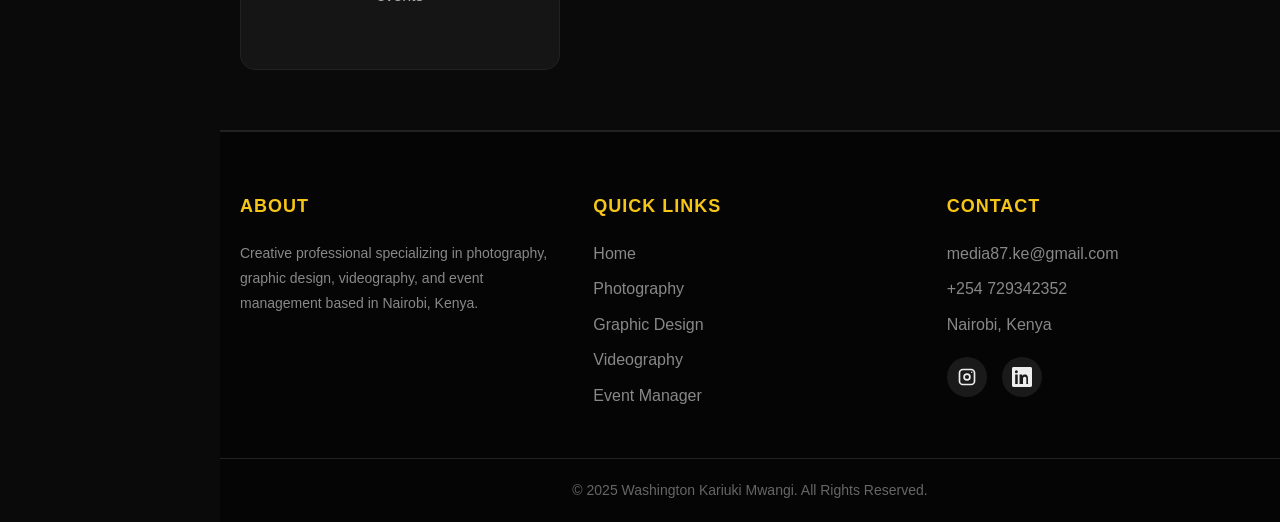
<file: videography.html>
<!DOCTYPE html>
<html lang="en">
<head>
    <meta charset="UTF-8">
    <meta name="viewport" content="width=device-width, initial-scale=1.0">
    <title>Videography | Washington Kariuki Mwangi</title>
    <link rel="stylesheet" href="STYLE.CSS">
</head>
<body class="videography-page">
    <!-- Background Overlay -->
    <div class="page-background"></div>

    <!-- Sidebar Navigation -->
    <nav class="sidebar-nav">
        <div class="sidebar-header">
            <a href="index.html" class="sidebar-logo">WKM</a>
            <button class="close-sidebar">&times;</button>
        </div>
        <ul class="sidebar-menu">
            <li><a href="index.html">Home</a></li>
            <li class="dropdown open">
                <a href="#" class="dropdown-toggle">Services <span class="arrow">&#9662;</span></a>
                <ul class="dropdown-menu">
                    <li><a href="photography.html">Photography</a></li>
                    <li><a href="graphic-designer.html">Graphic Design</a></li>
                    <li><a href="videography.html">Videography</a></li>
                    <li><a href="event-manager.html">Event Management</a></li>
                </ul>
            </li>
            <li><a href="#contact">Contact</a></li>
        </ul>
    </nav>

    <!-- Mobile Menu Toggle -->
    <button class="menu-toggle">
        <span></span>
        <span></span>
        <span></span>
    </button>

    <!-- Overlay for sidebar -->
    <div class="sidebar-overlay"></div>

    <!-- Main Content -->
    <main class="main-content">

    <!-- Page Header with Profile -->
    <header class="page-header">
        <div class="container">
            <div class="profile-image">
                <img src="images/profile.jpg" alt="Washington Kariuki Mwangi">
            </div>
            <h1>WASHINGTON KARIUKI MWANGI</h1>
            <p class="tagline">Videography Portfolio</p>
        </div>
    </header>

    <!-- Videography Content -->
    <section class="portfolio-section">
        <div class="container">
            <h2>Film Production</h2>
            <p class="lead">Cinematic storytelling — short films, documentary clips and showreels.</p>
            
            <div class="video-gallery">
                <div class="video-item">
                    <div class="responsive-embed">
                        <iframe
                            src="https://www.youtube.com/embed/M24uK5fOLR8?si=3k9VgSi5nXkIwXSd"
                            title="Short film — Washington Kariuki Mwangi"
                            loading="lazy"
                            allow="accelerometer; autoplay; clipboard-write; encrypted-media; gyroscope; picture-in-picture; web-share"
                            referrerpolicy="strict-origin-when-cross-origin"
                            allowfullscreen>
                        </iframe>
                    </div>
                    <span>Short Film</span>
                </div>
                <div class="video-item">
                    <div class="responsive-embed">
                        <iframe
                            src="https://www.youtube.com/embed/H9lEw2bzAIM?si=rHElrWYSLGHYKGgu"
                            title="Showreel — Washington Kariuki Mwangi"
                            loading="lazy"
                            allow="accelerometer; autoplay; clipboard-write; encrypted-media; gyroscope; picture-in-picture; web-share"
                            referrerpolicy="strict-origin-when-cross-origin"
                            allowfullscreen>
                        </iframe>
                    </div>
                    <span>Showreel / Behind the Scenes</span>
                </div>
            </div>
        </div>
    </section>

    <section class="portfolio-section">
        <div class="container">
            <h2>Video Services</h2>
            <div class="services-grid">
                <div class="service-card">
                    <h3>Short Films</h3>
                    <p>Creative narrative films with cinematic quality</p>
                </div>
                <div class="service-card">
                    <h3>Documentaries</h3>
                    <p>Compelling documentary storytelling</p>
                </div>
                <div class="service-card">
                    <h3>Commercials</h3>
                    <p>Professional advertising videos</p>
                </div>
                <div class="service-card">
                    <h3>Event Coverage</h3>
                    <p>Full video documentation of your events</p>
                </div>
            </div>
        </div>
    </section>

    <!-- Footer -->
    <footer class="main-footer" id="contact">
        <div class="footer-container">
            <div class="footer-column">
                <h3>About</h3>
                <p>Creative professional specializing in photography, graphic design, videography, and event management based in Nairobi, Kenya.</p>
            </div>
            <div class="footer-column">
                <h3>Quick Links</h3>
                <ul>
                    <li><a href="index.html">Home</a></li>
                    <li><a href="photography.html">Photography</a></li>
                    <li><a href="graphic-designer.html">Graphic Design</a></li>
                    <li><a href="videography.html">Videography</a></li>
                    <li><a href="event-manager.html">Event Manager</a></li>
                </ul>
            </div>
            <div class="footer-column">
                <h3>Contact</h3>
                <ul class="contact-list">
                    <li><a href="mailto:media87.ke@gmail.com">media87.ke@gmail.com</a></li>
                    <li><a href="tel:+254729342352">+254 729342352</a></li>
                    <li>Nairobi, Kenya</li>
                </ul>
                <div class="social-links">
                    <a href="https://instagram.com/rayking_pot" target="_blank" rel="noopener noreferrer" aria-label="Instagram">
                        <svg xmlns="http://www.w3.org/2000/svg" width="20" height="20" viewBox="0 0 24 24" fill="currentColor"><path d="M7 2h10a5 5 0 0 1 5 5v10a5 5 0 0 1-5 5H7a5 5 0 0 1-5-5V7a5 5 0 0 1 5-5zm0 2a3 3 0 0 0-3 3v10a3 3 0 0 0 3 3h10a3 3 0 0 0 3-3V7a3 3 0 0 0-3-3H7z"/><path d="M12 7.5A4.5 4.5 0 1 1 7.5 12 4.505 4.505 0 0 1 12 7.5zm0 2A2.5 2.5 0 1 0 14.5 12 2.503 2.503 0 0 0 12 9.5z"/><circle cx="17.7" cy="6.3" r="0.9"/></svg>
                    </a>
                    <a href="https://linkedin.com/in/washington-kariuki" target="_blank" rel="noopener noreferrer" aria-label="LinkedIn">
                        <svg xmlns="http://www.w3.org/2000/svg" width="20" height="20" viewBox="0 0 24 24" fill="currentColor"><path d="M20.447 20.452H17.2v-5.569c0-1.328-.026-3.036-1.85-3.036-1.85 0-2.133 1.446-2.133 2.94v5.665H9.066V9h3.105v1.561h.045c.433-.822 1.49-1.692 3.067-1.692 3.277 0 3.88 2.158 3.88 4.965v6.158zM5.337 7.433a1.802 1.802 0 1 1 .001-3.603 1.802 1.802 0 0 1-.001 3.603zM6.861 20.452H3.812V9h3.049v11.452zM22.225 0H1.771C.792 0 0 .774 0 1.729v20.542C0 23.226.792 24 1.771 24h20.451C23.2 24 24 23.226 24 22.271V1.729C24 .774 23.2 0 22.225 0z"/></svg>
                    </a>
                </div>
            </div>
        </div>
        <div class="footer-bottom">
            <p>&copy; 2025 Washington Kariuki Mwangi. All Rights Reserved.</p>
        </div>
    </footer>

    </main>

    <!-- JavaScript for sidebar -->
    <script>
        document.addEventListener('DOMContentLoaded', function() {
            const menuToggle = document.querySelector('.menu-toggle');
            const sidebar = document.querySelector('.sidebar-nav');
            const overlay = document.querySelector('.sidebar-overlay');
            const closeBtn = document.querySelector('.close-sidebar');
            const dropdownToggle = document.querySelector('.dropdown-toggle');
            const dropdown = document.querySelector('.dropdown');

            // Function to check if mobile
            function isMobile() {
                return window.innerWidth <= 768;
            }

            // Open sidebar (mobile only)
            menuToggle.addEventListener('click', function() {
                if (isMobile()) {
                    sidebar.classList.add('active');
                    overlay.classList.add('active');
                    document.body.style.overflow = 'hidden';
                }
            });

            // Close sidebar
            function closeSidebar() {
                sidebar.classList.remove('active');
                overlay.classList.remove('active');
                document.body.style.overflow = '';
            }

            closeBtn.addEventListener('click', closeSidebar);
            overlay.addEventListener('click', closeSidebar);

            // Toggle dropdown
            dropdownToggle.addEventListener('click', function(e) {
                e.preventDefault();
                dropdown.classList.toggle('open');
            });

            // Close sidebar when clicking a link (except dropdown toggle)
            sidebar.querySelectorAll('a:not(.dropdown-toggle)').forEach(function(link) {
                link.addEventListener('click', closeSidebar);
            });
        });
    </script>

</body>
</html>
</file>
<file: STYLE.CSS>
/* Global Styles */
* {
    margin: 0;
    padding: 0;
    box-sizing: border-box;
}

html, body {
    height: 100%;
}

body {
    font-family: 'Segoe UI', Tahoma, Geneva, Verdana, sans-serif;
    background-color: #0a0a0a;
    color: #eee;
    line-height: 1.6;
}

/* Sidebar Navigation - Always visible on all screens */
.sidebar-nav {
    position: fixed;
    top: 0;
    left: 0;
    width: 220px;
    height: 100%;
    background: #000;
    z-index: 2000;
    border-right: 2px solid #f5c518;
}

/* Menu toggle - only visible on mobile */
.menu-toggle {
    display: none;
}

/* Sidebar overlay - only visible on mobile when sidebar is open */
.sidebar-overlay {
    display: none;
}

@media (max-width: 768px) {
    /* On mobile, make sidebar smaller */
    .sidebar-nav {
        left: 0;
        top: 0;
        width: 70%;
        max-width: 280px;
        height: 100%;
    }
    
    .sidebar-nav.active {
        left: 0;
    }
    
    /* Show hamburger menu on mobile */
    .menu-toggle {
        display: flex;
        position: fixed;
        top: 20px;
        left: 20px;
        z-index: 1000;
        background: #f5c518;
        border: none;
        border-radius: 5px;
        padding: 12px;
        cursor: pointer;
        flex-direction: column;
        gap: 5px;
    }
    
    .menu-toggle span {
        display: block;
        width: 25px;
        height: 3px;
        background: #000;
        border-radius: 2px;
    }
    
    /* Show overlay on mobile when sidebar is open */
    .sidebar-overlay {
        display: block;
        position: fixed;
        top: 0;
        left: 0;
        width: 100%;
        height: 100%;
        background: rgba(0, 0, 0, 0.7);
        z-index: 1500;
        opacity: 0;
        visibility: hidden;
        transition: opacity 0.3s, visibility 0.3s;
    }
    
    .sidebar-overlay.active {
        opacity: 1;
        visibility: visible;
    }
}

.sidebar-header {
    display: flex;
    justify-content: space-between;
    align-items: center;
    padding: 15px;
    border-bottom: 1px solid #222;
}

.sidebar-logo {
    font-size: 22px;
    font-weight: bold;
    color: #f5c518;
    text-decoration: none;
    letter-spacing: 2px;
}

.close-sidebar {
    background: none;
    border: none;
    color: #eee;
    font-size: 32px;
    cursor: pointer;
    line-height: 1;
}

@media (max-width: 768px) {
    .close-sidebar {
        display: block;
    }
}

@media (min-width: 769px) {
    .close-sidebar {
        display: none;
    }
}

.close-sidebar:hover {
    color: #f5c518;
}

.sidebar-menu {
    list-style: none;
    padding: 20px 0;
}

.sidebar-menu li a {
    display: block;
    padding: 12px 15px;
    color: #eee;
    text-decoration: none;
    font-size: 14px;
    transition: background 0.3s, color 0.3s;
}

.sidebar-menu li a:hover,
.sidebar-menu li a.active {
    background: #1a1a1a;
    color: #f5c518;
    border-left: 3px solid #f5c518;
}

/* Dropdown */
.sidebar-menu .dropdown {
    position: relative;
}

.sidebar-menu .dropdown-toggle {
    display: flex;
    justify-content: space-between;
    align-items: center;
    cursor: pointer;
    padding: 12px 20px;
    user-select: none;
    color: #eee;
    font-size: 14px;
}

.sidebar-menu .dropdown-toggle:hover {
    background: #1a1a1a;
    color: #f5c518;
}

.sidebar-menu .dropdown-toggle .arrow {
    font-size: 12px;
    transition: transform 0.3s;
    color: #f5c518;
}

.sidebar-menu .dropdown.open .dropdown-toggle .arrow {
    transform: rotate(180deg);
}

.sidebar-menu .dropdown-menu {
    list-style: none;
    max-height: 0;
    overflow: hidden;
    transition: max-height 0.3s ease;
    background: #0f0f0f;
}

.sidebar-menu .dropdown.open .dropdown-menu {
    max-height: 300px;
}

.sidebar-menu .dropdown-menu li a {
    padding: 12px 20px 12px 25px;
    font-size: 13px;
    color: #ccc;
    display: block;
    text-decoration: none;
}

.sidebar-menu .dropdown-menu li a:hover {
    background: #1a1a1a;
    color: #f5c518;
}

/* Sidebar Overlay */
.sidebar-overlay {
    position: fixed;
    top: 0;
    left: 0;
    width: 100%;
    height: 100%;
    background: rgba(0, 0, 0, 0.7);
    z-index: 1500;
    opacity: 0;
    visibility: hidden;
    transition: opacity 0.3s, visibility 0.3s;
}

.sidebar-overlay.active {
    opacity: 1;
    visibility: visible;
}

/* Main Content */
.main-content {
    margin-left: 220px;
    min-height: 100vh;
}

@media (max-width: 768px) {
    .main-content {
        margin-left: 0;
    }
}

.container {
    max-width: 1200px;
    margin: 0 auto;
    padding: 0 20px;
}

/* Page Background */
.page-background {
    position: fixed;
    top: 0;
    left: 0;
    width: 100%;
    height: 100%;
    z-index: -1;
    background-size: cover;
    background-position: center;
    background-repeat: no-repeat;
    opacity: 0.15;
}

/* Home Page Background */
.home-page .page-background {
    background-image: url('images/portrait-session.jpg');
}

/* Photography Page Background */
.photography-page .page-background {
    background-image: url('images/Event-photo.jpg');
}

/* Graphic Designer Page Background */
.graphic-designer-page .page-background {
    background-image: url('images/poster.jpg');
}

/* Videography Page Background */
.videography-page .page-background {
    background-image: url('images/shortfilm.jpg');
}

/* Event Manager Page Background */
.event-manager-page .page-background {
    background-image: url('images/Event.jpg');
}

/* Navigation */
.main-nav {
    background: #000;
    padding: 15px 0;
    position: sticky;
    top: 0;
    z-index: 1000;
    border-bottom: 1px solid #222;
}

.nav-container {
    max-width: 1200px;
    margin: 0 auto;
    padding: 0 20px;
    display: flex;
    justify-content: space-between;
    align-items: center;
}

.nav-logo {
    font-size: 24px;
    font-weight: bold;
    color: #f5c518;
    text-decoration: none;
    letter-spacing: 2px;
}

.nav-menu {
    display: flex;
    list-style: none;
    gap: 25px;
}

.nav-menu a {
    color: #eee;
    text-decoration: none;
    font-size: 14px;
    text-transform: uppercase;
    letter-spacing: 1px;
    transition: color 0.3s;
}

.nav-menu a:hover,
.nav-menu a.active {
    color: #f5c518;
}

/* Hero Section - Full Screen */
.hero {
    position: relative;
    min-height: 100vh;
    display: flex;
    align-items: center;
    justify-content: center;
    background: url('images/portrait-session.jpg') no-repeat center center/cover;
    text-align: center;
    padding: 20px;
}

.hero-overlay {
    position: absolute;
    top: 0;
    left: 0;
    width: 100%;
    height: 100%;
    background: linear-gradient(135deg, rgba(10, 10, 10, 0.9) 0%, rgba(26, 26, 26, 0.85) 50%, rgba(10, 10, 10, 0.9) 100%);
    z-index: 1;
}

.hero-content {
    position: relative;
    z-index: 2;
    max-width: 800px;
    padding: 40px;
    background: rgba(0, 0, 0, 0.6);
    border-radius: 20px;
    border: 1px solid rgba(245, 197, 24, 0.3);
    backdrop-filter: blur(10px);
}

.hero-content .profile-image {
    margin-bottom: 30px;
}

.hero-content .profile-image img {
    width: 180px;
    height: 180px;
    border-radius: 50%;
    object-fit: cover;
    border: 4px solid #f5c518;
    box-shadow: 0 0 30px rgba(245, 197, 24, 0.3);
}

.hero h1 {
    font-size: 48px;
    color: #f5c518;
    margin-bottom: 15px;
    letter-spacing: 3px;
    text-shadow: 2px 2px 4px rgba(0, 0, 0, 0.5);
}

.tagline {
    font-size: 20px;
    color: #ddd;
    margin-bottom: 35px;
    line-height: 1.8;
}

.btn-primary {
    display: inline-block;
    padding: 15px 40px;
    background: #f5c518;
    color: #000;
    text-decoration: none;
    border-radius: 50px;
    font-weight: bold;
    font-size: 16px;
    text-transform: uppercase;
    letter-spacing: 1px;
    transition: all 0.3s ease;
    box-shadow: 0 4px 15px rgba(245, 197, 24, 0.4);
}

.btn-primary:hover {
    transform: translateY(-3px);
    background: #e5b515;
    box-shadow: 0 6px 25px rgba(245, 197, 24, 0.6);
}

/* Scroll Indicator */
.scroll-indicator {
    position: absolute;
    bottom: 30px;
    left: 50%;
    transform: translateX(-50%);
    z-index: 2;
    display: flex;
    flex-direction: column;
    align-items: center;
    color: #aaa;
    font-size: 14px;
}

.scroll-indicator span {
    margin-bottom: 10px;
    text-transform: uppercase;
    letter-spacing: 2px;
}

.scroll-arrow {
    width: 30px;
    height: 50px;
    border: 2px solid #aaa;
    border-radius: 20px;
    position: relative;
}

.scroll-arrow::after {
    content: '';
    position: absolute;
    top: 8px;
    left: 50%;
    transform: translateX(-50%);
    width: 6px;
    height: 6px;
    background: #f5c518;
    border-radius: 50%;
    animation: scrollBounce 2s infinite;
}

@keyframes scrollBounce {
    0% { top: 8px; opacity: 1; }
    50% { top: 25px; opacity: 0.5; }
    100% { top: 8px; opacity: 1; }
}

@media (max-width: 768px) {
    .hero h1 {
        font-size: 32px;
    }
    
    .tagline {
        font-size: 16px;
    }
    
    .hero-content {
        padding: 30px 20px;
    }
    
    .hero-content .profile-image img {
        width: 140px;
        height: 140px;
    }
}

/* Page Header */
.page-header {
    background: linear-gradient(135deg, #0a0a0a 0%, #1a1a1a 100%);
    padding: 60px 20px;
    text-align: center;
}

.page-header .profile-image {
    margin-bottom: 20px;
}

.page-header .profile-image img {
    width: 150px;
    height: 150px;
    border-radius: 50%;
    object-fit: cover;
    border: 4px solid #f5c518;
}

.page-header h1 {
    font-size: 36px;
    color: #f5c518;
    margin-bottom: 10px;
    letter-spacing: 3px;
}

/* Sections */
section {
    padding: 60px 0;
    position: relative;
    background: #0a0a0a;
}

section h2 {
    color: #f5c518;
    font-size: 32px;
    margin-bottom: 30px;
    text-align: center;
    font-weight: bold;
}

section .lead {
    text-align: center;
    font-size: 18px;
    color: #aaa;
    margin-bottom: 40px;
}

/* About Section */
.about {
    background: #0f0f0f;
    padding: 80px 0;
}

.about h2 {
    position: relative;
    display: inline-block;
    margin-bottom: 30px;
}

.about h2::after {
    content: '';
    position: absolute;
    bottom: -10px;
    left: 50%;
    transform: translateX(-50%);
    width: 60px;
    height: 3px;
    background: #f5c518;
}

.about p {
    text-align: center;
    max-width: 800px;
    margin: 0 auto;
    font-size: 18px;
    color: #ccc;
    line-height: 1.8;
}

/* Services Grid */
.services-overview {
    background: #0a0a0a;
    padding: 80px 0;
}

.services-overview h2 {
    position: relative;
    display: inline-block;
    margin-bottom: 40px;
}

.services-overview h2::after {
    content: '';
    position: absolute;
    bottom: -10px;
    left: 50%;
    transform: translateX(-50%);
    width: 60px;
    height: 3px;
    background: #f5c518;
}

.services-grid {
    display: grid;
    grid-template-columns: repeat(auto-fit, minmax(250px, 1fr));
    gap: 30px;
    margin-top: 40px;
}

.service-card {
    background: #151515;
    padding: 40px 30px;
    border-radius: 15px;
    text-align: center;
    border: 1px solid #222;
    transition: all 0.3s ease;
}

.service-card:hover {
    transform: translateY(-10px);
    border-color: #f5c518;
    box-shadow: 0 10px 30px rgba(245, 197, 24, 0.2);
}

.service-icon {
    font-size: 50px;
    margin-bottom: 20px;
    display: block;
}

.service-card h3 {
    color: #f5c518;
    margin-bottom: 15px;
    font-size: 22px;
    font-weight: bold;
}

.service-card p {
    color: #aaa;
    margin-bottom: 20px;
    line-height: 1.6;
}

.btn-link {
    display: inline-block;
    color: #f5c518;
    text-decoration: none;
    font-weight: bold;
    padding: 10px 20px;
    border: 1px solid #f5c518;
    border-radius: 25px;
    transition: all 0.3s ease;
}

.btn-link:hover {
    background: #f5c518;
    color: #000;
}

/* Portfolio Section */
.portfolio-section {
    padding: 60px 0;
    background: #0a0a0a;
}

.portfolio-section h2 {
    margin-bottom: 30px;
}

.portfolio-section .lead {
    font-size: 18px;
    color: #aaa;
    margin-bottom: 20px;
}

.video-wrapper {
    position: relative;
    padding-bottom: 56.25%;
    height: 315px;
    overflow: hidden;
    max-width: 100%;
    width: 100%;
    background: #000;
    margin: 20px 0;
    border-radius: 8px;
}

.video-wrapper iframe {
    position: absolute;
    top: 0;
    left: 0;
    width: 100%;
    height: 100%;
}

/* Video Embed Styles */
.video-embed,
.responsive-embed {
    position: relative;
    padding-bottom: 56.25%;
    height: 0;
    overflow: hidden;
    max-width: 100%;
    width: 100%;
    min-height: 300px;
    background: #000;
    margin: 20px 0;
    border-radius: 8px;
    display: block;
}

.video-embed iframe,
.responsive-embed iframe {
    position: absolute;
    top: 0;
    left: 0;
    width: 100%;
    height: 100%;
    border: 0;
}

/* Videography Section */
.videography-section {
    padding: 60px 0;
    background: #0a0a0a;
}

.videography-section h2 {
    margin-bottom: 10px;
    color: #f5c518;
}

.videography-section .lead {
    font-size: 18px;
    color: #aaa;
    margin-bottom: 30px;
}

/* Slideshow - Full Page */
.slideshow-container {
    position: relative;
    width: 100%;
    height: calc(100vh - 200px);
    min-height: 500px;
    margin: 0 auto;
    overflow: hidden;
    border-radius: 15px;
}

.slide {
    display: none;
    position: absolute;
    top: 0;
    left: 0;
    width: 100%;
    height: 100%;
    opacity: 0;
    transition: opacity 0.8s ease-in-out;
}

.slide.active {
    opacity: 1;
}

.slide img {
    width: 100%;
    height: 100%;
    object-fit: cover;
}

.slide-content {
    position: absolute;
    bottom: 0;
    left: 0;
    right: 0;
    background: linear-gradient(to top, rgba(0,0,0,0.9), transparent);
    padding: 30px 20px 20px;
    text-align: center;
}

.slide-content span {
    display: inline-block;
    background: #f5c518;
    color: #000;
    padding: 8px 20px;
    border-radius: 20px;
    font-weight: bold;
    font-size: 14px;
    text-transform: uppercase;
    letter-spacing: 1px;
}

/* Navigation arrows */
.prev, .next {
    cursor: pointer;
    position: absolute;
    top: 50%;
    transform: translateY(-50%);
    width: 50px;
    height: 50px;
    color: #fff;
    background: rgba(0,0,0,0.5);
    border: none;
    border-radius: 50%;
    font-size: 24px;
    font-weight: bold;
    transition: background 0.3s;
    display: flex;
    align-items: center;
    justify-content: center;
    z-index: 10;
}

.prev:hover, .next:hover {
    background: #f5c518;
    color: #000;
}

.prev {
    left: 20px;
}

.next {
    right: 20px;
}

/* Dots */
.dots-container {
    position: absolute;
    bottom: 15px;
    left: 50%;
    transform: translateX(-50%);
    display: flex;
    gap: 10px;
    z-index: 10;
}

.dot {
    cursor: pointer;
    width: 12px;
    height: 12px;
    background: rgba(255,255,255,0.5);
    border-radius: 50%;
    transition: background 0.3s, transform 0.3s;
}

.dot:hover, .dot.active {
    background: #f5c518;
    transform: scale(1.2);
}

@media (max-width: 768px) {
    .slideshow-container {
        aspect-ratio: 4/3;
    }
    
    .prev, .next {
        width: 40px;
        height: 40px;
        font-size: 18px;
    }
    
    .slide-content span {
        font-size: 12px;
        padding: 6px 15px;
    }
}

/* Gallery */
.gallery {
    display: grid;
    grid-template-columns: repeat(auto-fit, minmax(300px, 1fr));
    gap: 20px;
    margin-top: 30px;
}

.gallery-item {
    position: relative;
    overflow: hidden;
    border-radius: 10px;
    aspect-ratio: 4/3;
}

.gallery-item img {
    width: 100%;
    height: 100%;
    object-fit: cover;
    transition: transform 0.5s;
}

.gallery-item:hover img {
    transform: scale(1.1);
}

.gallery-item span {
    position: absolute;
    bottom: 0;
    left: 0;
    right: 0;
    background: rgba(0, 0, 0, 0.95);
    color: #f5c518;
    text-align: center;
    padding: 12px;
    font-weight: bold;
}

/* Video Gallery */
.video-gallery {
    display: grid;
    grid-template-columns: repeat(auto-fit, minmax(400px, 1fr));
    gap: 30px;
    margin-top: 30px;
}

.video-item {
    margin-bottom: 20px;
}

.video-item span {
    display: block;
    text-align: center;
    color: #f5c518;
    margin-top: 15px;
    font-weight: bold;
}

.responsive-embed {
    position: relative;
    padding-bottom: 56.25%;
    height: 0;
    overflow: hidden;
    border-radius: 10px;
    box-shadow: 0 6px 18px rgba(0, 0, 0, 0.8);
}

.responsive-embed iframe {
    position: absolute;
    top: 0;
    left: 0;
    width: 100%;
    height: 100%;
    border: 0;
}

/* Featured Work */
.featured-work {
    background: #0f0f0f;
    padding: 80px 0;
}

.featured-work h2 {
    position: relative;
    display: inline-block;
    margin-bottom: 40px;
}

.featured-work h2::after {
    content: '';
    position: absolute;
    bottom: -10px;
    left: 50%;
    transform: translateX(-50%);
    width: 60px;
    height: 3px;
    background: #f5c518;
}

/* Footer - 3 Columns */
.main-footer {
    background: #050505;
    padding: 60px 0 20px;
    border-top: 2px solid #222;
    position: relative;
    z-index: 1;
}

.footer-container {
    max-width: 1200px;
    margin: 0 auto;
    padding: 0 20px;
    display: grid;
    grid-template-columns: repeat(3, 1fr);
    gap: 40px;
}

.footer-column h3 {
    color: #f5c518;
    margin-bottom: 20px;
    font-size: 18px;
    text-transform: uppercase;
    letter-spacing: 1px;
}

.footer-column p {
    color: #888;
    font-size: 14px;
    line-height: 1.8;
}

.footer-column ul {
    list-style: none;
}

.footer-column ul li {
    margin-bottom: 10px;
}

.footer-column ul li a {
    color: #888;
    text-decoration: none;
    transition: color 0.3s;
}

.footer-column ul li a:hover {
    color: #f5c518;
}

.contact-list li {
    color: #888 !important;
}

.contact-list li a {
    color: #888 !important;
}

.contact-list li a:hover {
    color: #f5c518 !important;
}

/* Social Links */
.social-links {
    display: flex;
    gap: 15px;
    margin-top: 20px;
}

.social-links a {
    display: flex;
    align-items: center;
    justify-content: center;
    width: 40px;
    height: 40px;
    background: #1a1a1a;
    border-radius: 50%;
    color: #eee;
    transition: background 0.3s, color 0.3s;
}

.social-links a:hover {
    background: #f5c518;
    color: #000;
}

/* Footer Bottom */
.footer-bottom {
    max-width: 1200px;
    margin: 40px auto 0;
    padding: 20px 20px 0;
    border-top: 1px solid #222;
    text-align: center;
}

.footer-bottom p {
    color: #666;
    font-size: 14px;
}

/* Responsive Design */
@media (max-width: 768px) {
    /* Show menu toggle on mobile */
    .menu-toggle {
        display: flex !important;
    }
    
    /* Hide old navigation */
    .main-nav {
        display: none;
    }
    
    /* Adjust content for sidebar */
    .main-content {
        margin-left: 0;
    }
    
    .hero h1 {
        font-size: 28px;
    }
    
    .page-header h1 {
        font-size: 28px;
    }
    
    .footer-container {
        grid-template-columns: 1fr;
        text-align: center;
    }
    
    .social-links {
        justify-content: center;
    }
    
    .gallery {
        grid-template-columns: 1fr;
    }
    
    .video-gallery {
        grid-template-columns: 1fr;
    }
}
</file>
